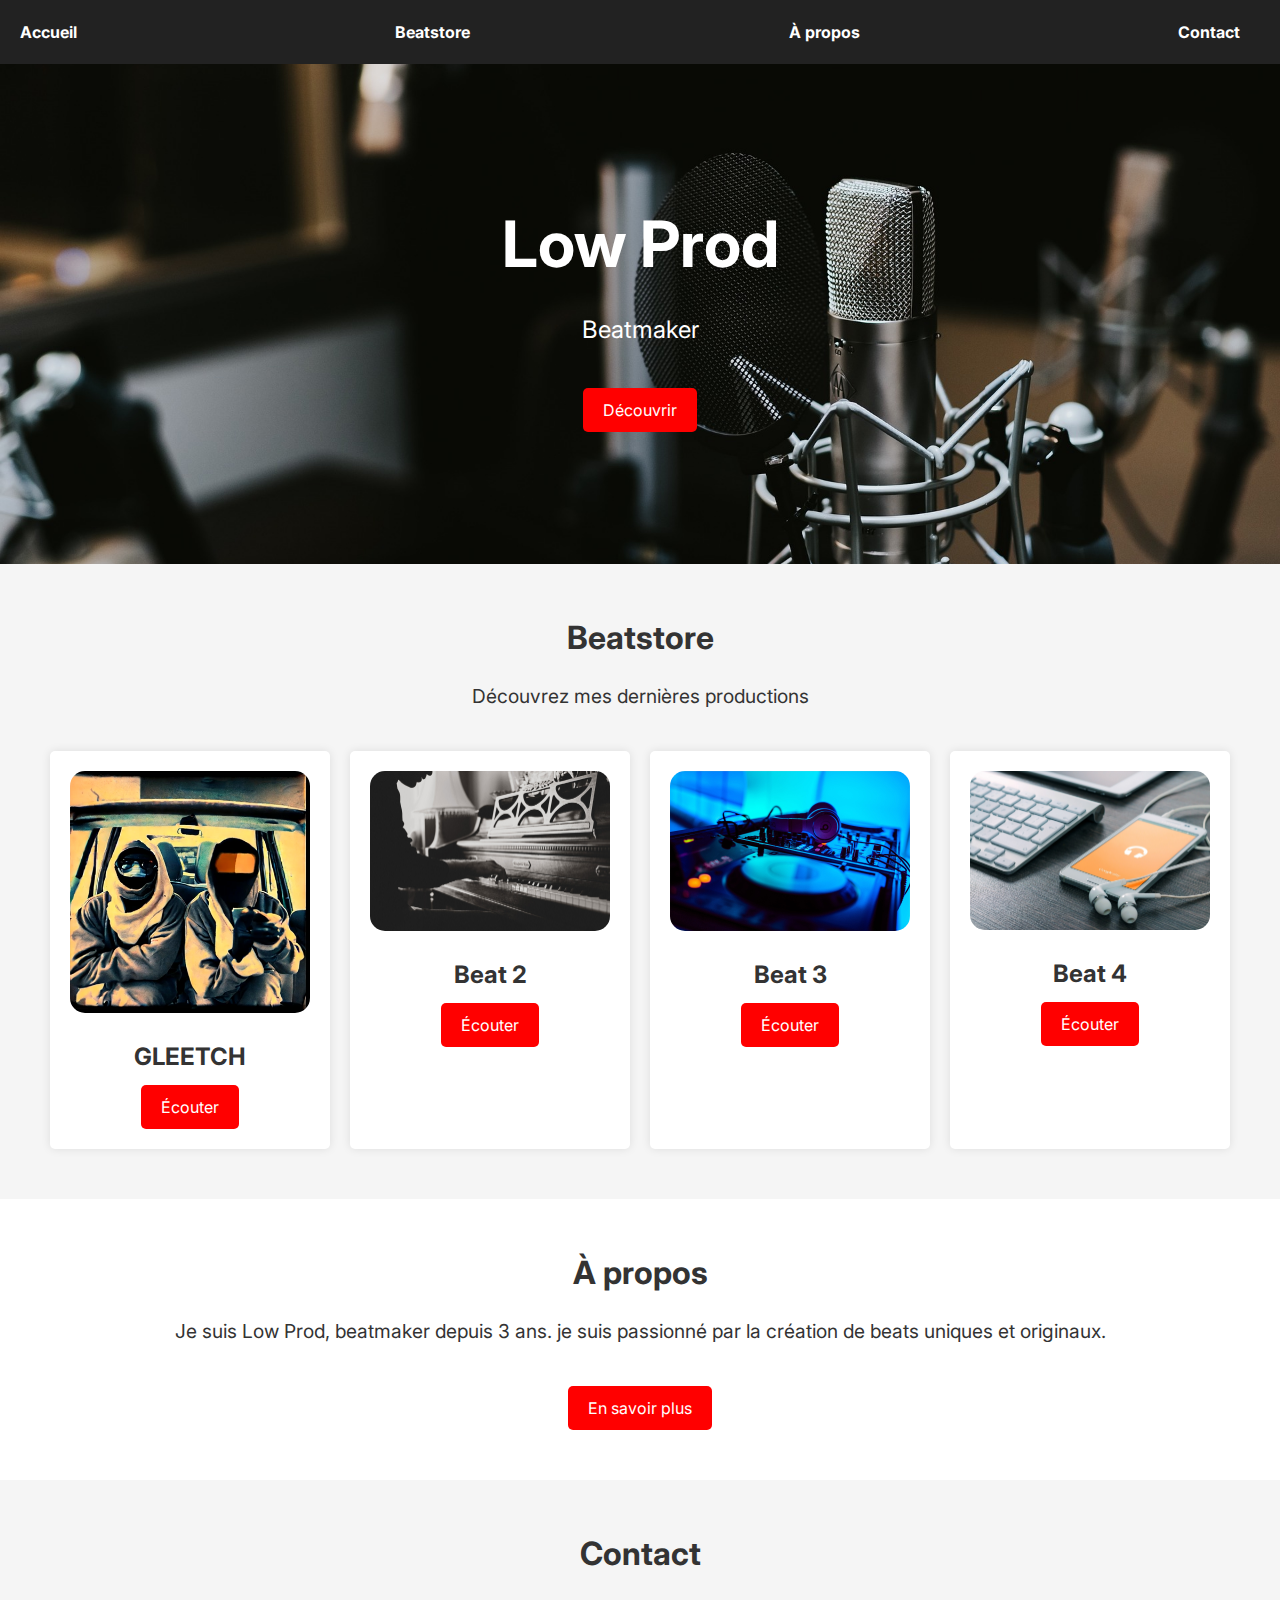
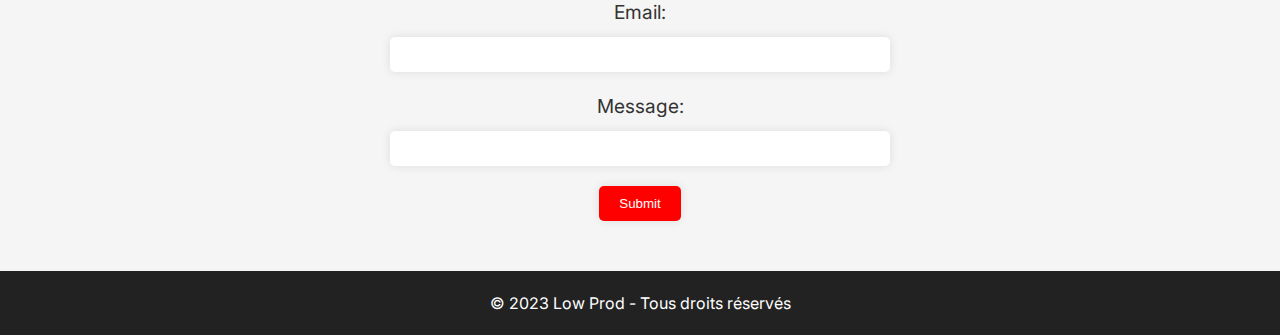
<file: index.html>
<!DOCTYPE html>
<html lang="en">
<head>
  <meta charset="UTF-8">
  <title>Low Prod - Beatmaker</title>
  <link rel="stylesheet" href="style.css">
  <link href="https://fonts.googleapis.com/css2?family=Inter:wght@400;500;600;700&display=swap" rel="stylesheet">
</head>
<body>
  <header>
    <nav>
      <ul>
        <li><a href="#">Accueil</a></li>
        <li><a href="beatstore.html">Beatstore</a></li>
        <li><a href="#about">À propos</a></li>
        <li><a href="#contact">Contact</a></li>
      </ul>
    </nav>
  </header>

  <main>
    <section class="hero">
      <h1>Low Prod</h1>
      <p>Beatmaker</p>
      <a href= "https://youtube.com/@lowprods" class="btn">Découvrir</a>
    </section>

    <section class="beatstore">
      <h2>Beatstore</h2>
      <p>Découvrez mes dernières productions</p>
      <div class="beat-grid">
        <div class="beat">
          <img src="GLEETCH.png" alt="Beat 1">
          <h3>GLEETCH</h3>
          <a href="beatstore.html" class="btn">Écouter</a>
        </div>
        <div class="beat">
          <img src="beat2.jpg" alt="Beat 2">
          <h3>Beat 2</h3>
          <a href="beatstore.html" class="btn">Écouter</a>
        </div>
        <div class="beat">
          <img src="beat3.jpg" alt="Beat 3">
          <h3>Beat 3</h3>
          <a href="beatstore.html" class="btn">Écouter</a>
        </div>
        <div class="beat">
          <img src="beat4.jpg" alt="Beat 4">
          <h3>Beat 4</h3>
          <a href="beatstore.html" class="btn">Écouter</a>
        </div>
      </div>
    </section>

    <section class="about" id="about">
      <h2>À propos</h2>
      <p>Je suis Low Prod, beatmaker depuis 3 ans. je suis passionné par la création de beats uniques et originaux.</p>
      <a href="#" class="btn">En savoir plus</a>
    </section>

    <section class="contact" id="contact">
      <h2>Contact</h2>
      <form id="my-form" action="https://formspree.io/f/meqwrrzr" method="POST">
        <label>Email:</label>
        <input type="email" name="email" />
        <label>Message:</label>
        <input type="text" name="message" />
        <button id="my-form-button">Submit</button>
        <p id="my-form-status"></p>
      </form>
    </section>
  </main>

  <footer>
    <p>© 2023 Low Prod - Tous droits réservés</p>
  </footer>

  <script src="script.js"></script>
  <script src="mail.js"></script>
</body>
</html>
</file>
<file: style.css>
* {
    box-sizing: border-box;
    margin: 0;
    padding: 0;
  }
  body {
    font-family: 'Inter', sans-serif;
    font-size: 16px;
    line-height: 1.5;
    color: #333;
  }
  
  header {
    background-color: #222;
    padding: 20px;
  }
  
  nav ul {
    list-style: none;
    display: flex;
    justify-content: space-between;
  }
  
  nav li {
    margin-right: 20px;
  }
  
  nav a {
    color: #fff;
    text-decoration: none;
    font-weight: bold;
    transition: all 0.3s ease;
  }
  
  nav a:hover {
    color: #f00;
  }
  
  .hero {
    background-image: url('hero.jpg');
    background-size: cover;
    background-position: center;
    height: 500px;
    display: flex;
    flex-direction: column;
    justify-content: center;
    align-items: center;
    text-align: center;
    color: #fff;
  }
  
  .hero h1 {
    font-size: 4rem;
    margin-bottom: 20px;
  }
  
  .hero p {
    font-size: 1.5rem;
    margin-bottom: 40px;
  }
  
  .btn {
    display: inline-block;
    background-color: #f00;
    color: #fff;
    padding: 10px 20px;
    border-radius: 5px;
    text-decoration: none;
    transition: all 0.3s ease;
  }
  
  .btn:hover {
    background-color: #fff;
    color: #f00;
  }
  
  .beatstore {
    padding: 50px;
    background-color: #f5f5f5;
    text-align: center;
  }
  
  .beatstore h2 {
    font-size: 2rem;
    margin-bottom: 20px;
  }
  
  .beatstore p {
    font-size: 1.2rem;
    margin-bottom: 40px;
  }
  
  .beat-grid {
    display: grid;
    grid-template-columns: repeat(4, 1fr);
    grid-gap: 20px;
  }
  
  .beat {
    background-color: #fff;
    padding: 20px;
    border-radius: 5px;
    box-shadow: 0 0 10px rgba(0, 0, 0, 0.1);
    text-align: center;
  }
  
  .beat img {
    width: 100%;
    height: auto;
    margin-bottom: 20px;
    border-radius: 15px;
  }
  
  .beat h3 {
    font-size: 1.5rem;
    margin-bottom: 10px;
  }
  
  .about {
    padding: 50px;
    text-align: center;
  }
  
  .about h2 {
    font-size: 2rem;
    margin-bottom: 20px;
  }
  
  .about p {
    font-size: 1.2rem;
    margin-bottom: 40px;
  }
  
  .contact {
    padding: 50px;
    background-color: #f5f5f5;
    text-align: center;
  }
  
  .contact h2 {
    font-size: 2rem;
    margin-bottom: 20px;
  }
  
  .contact form {
    display: flex;
    flex-direction: column;
    align-items: center;
  }
  
  .contact label {
    font-size: 1.2rem;
    margin-bottom: 10px;
  }
  
  .contact input,
  .contact textarea {
    padding: 10px;
    margin-bottom: 20px;
    border-radius: 5px;
    border: none;
    box-shadow: 0 0 10px rgba(0, 0, 0, 0.1);
    width: 100%;
    max-width: 500px;
  }
  
  .contact textarea {
    height: 150px;
  }
  
  .contact button {
    background-color: #f00;
    color: #fff;
    padding: 10px 20px;
    border-radius: 5px;
    border: none;
    box-shadow: 0 0 10px rgba(0, 0, 0, 0.1);
    text-decoration: none;
    transition: all 0.3s ease;
  }
  
  .contact button:hover {
    background-color: #fff;
    color: #f00;
  }
  
  footer {
    background-color: #222;
    color: #fff;
    padding: 20px;
    text-align: center;
  }
</file>
